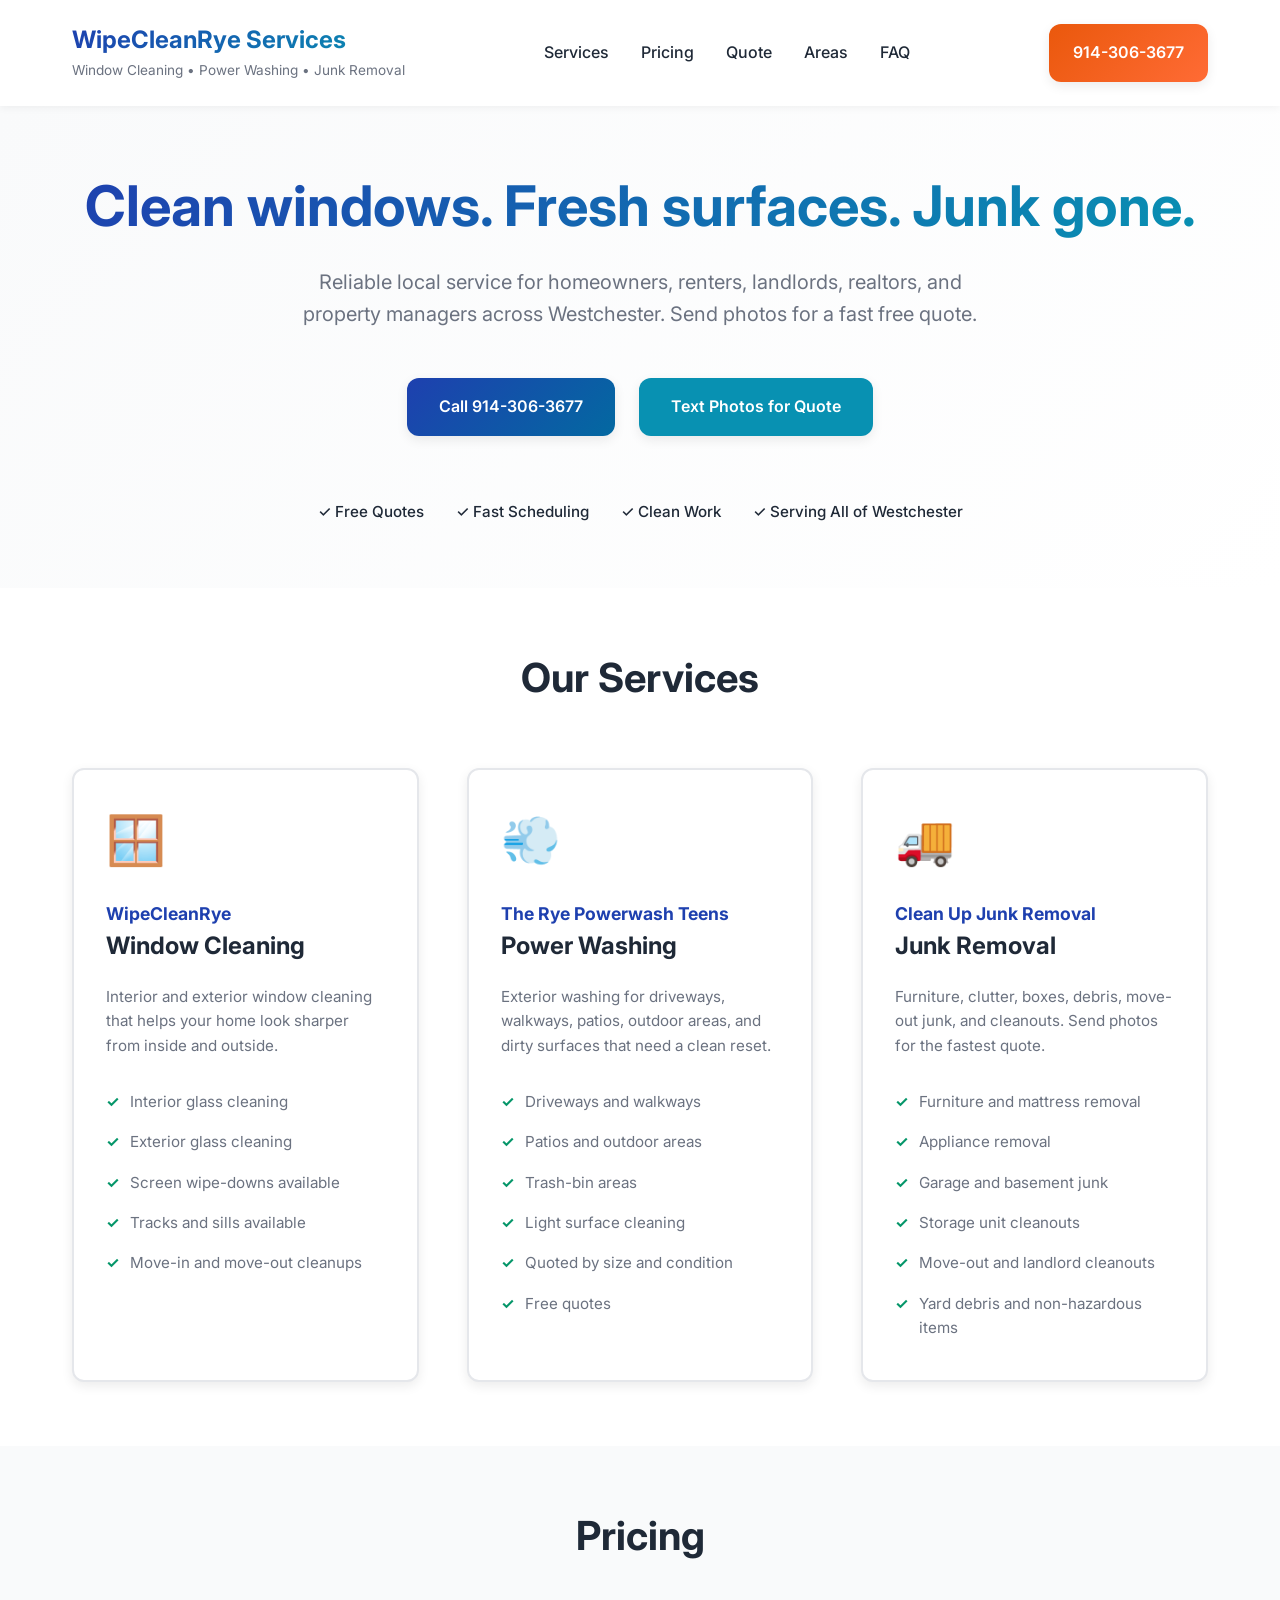
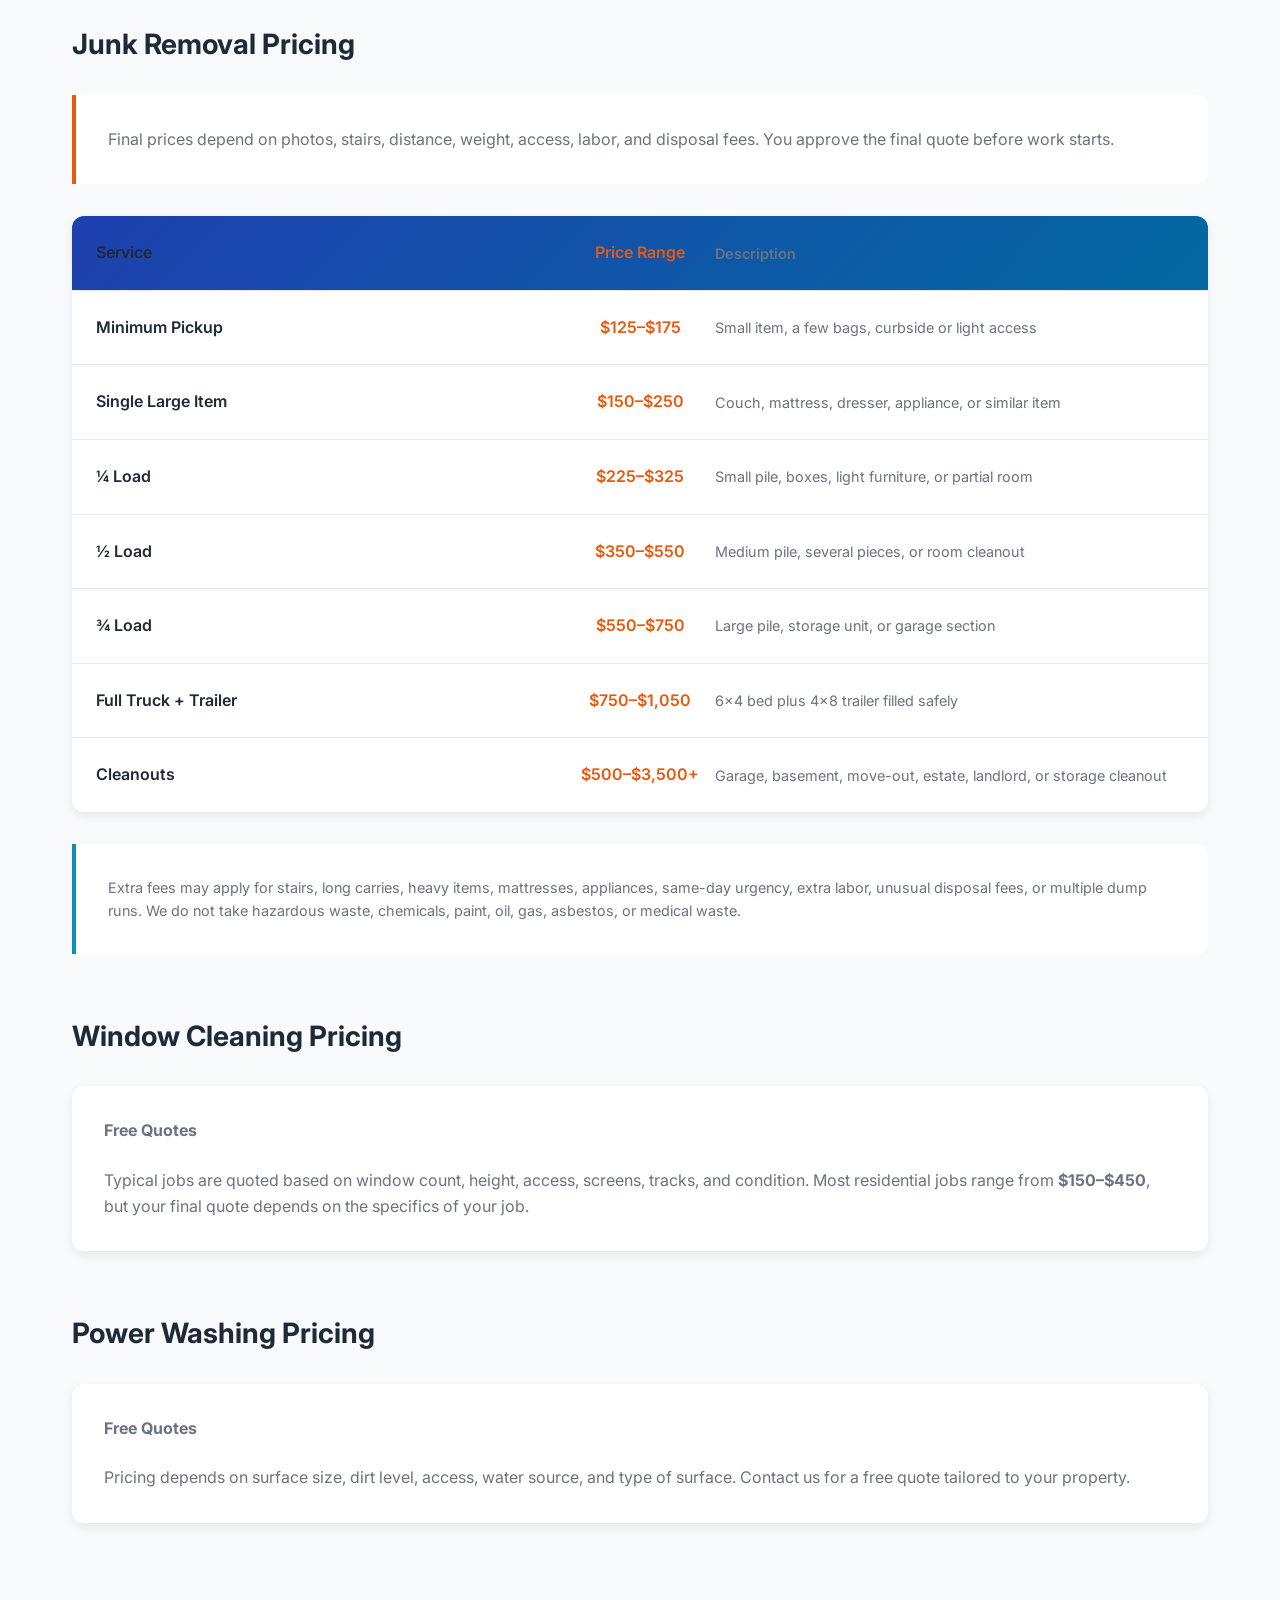
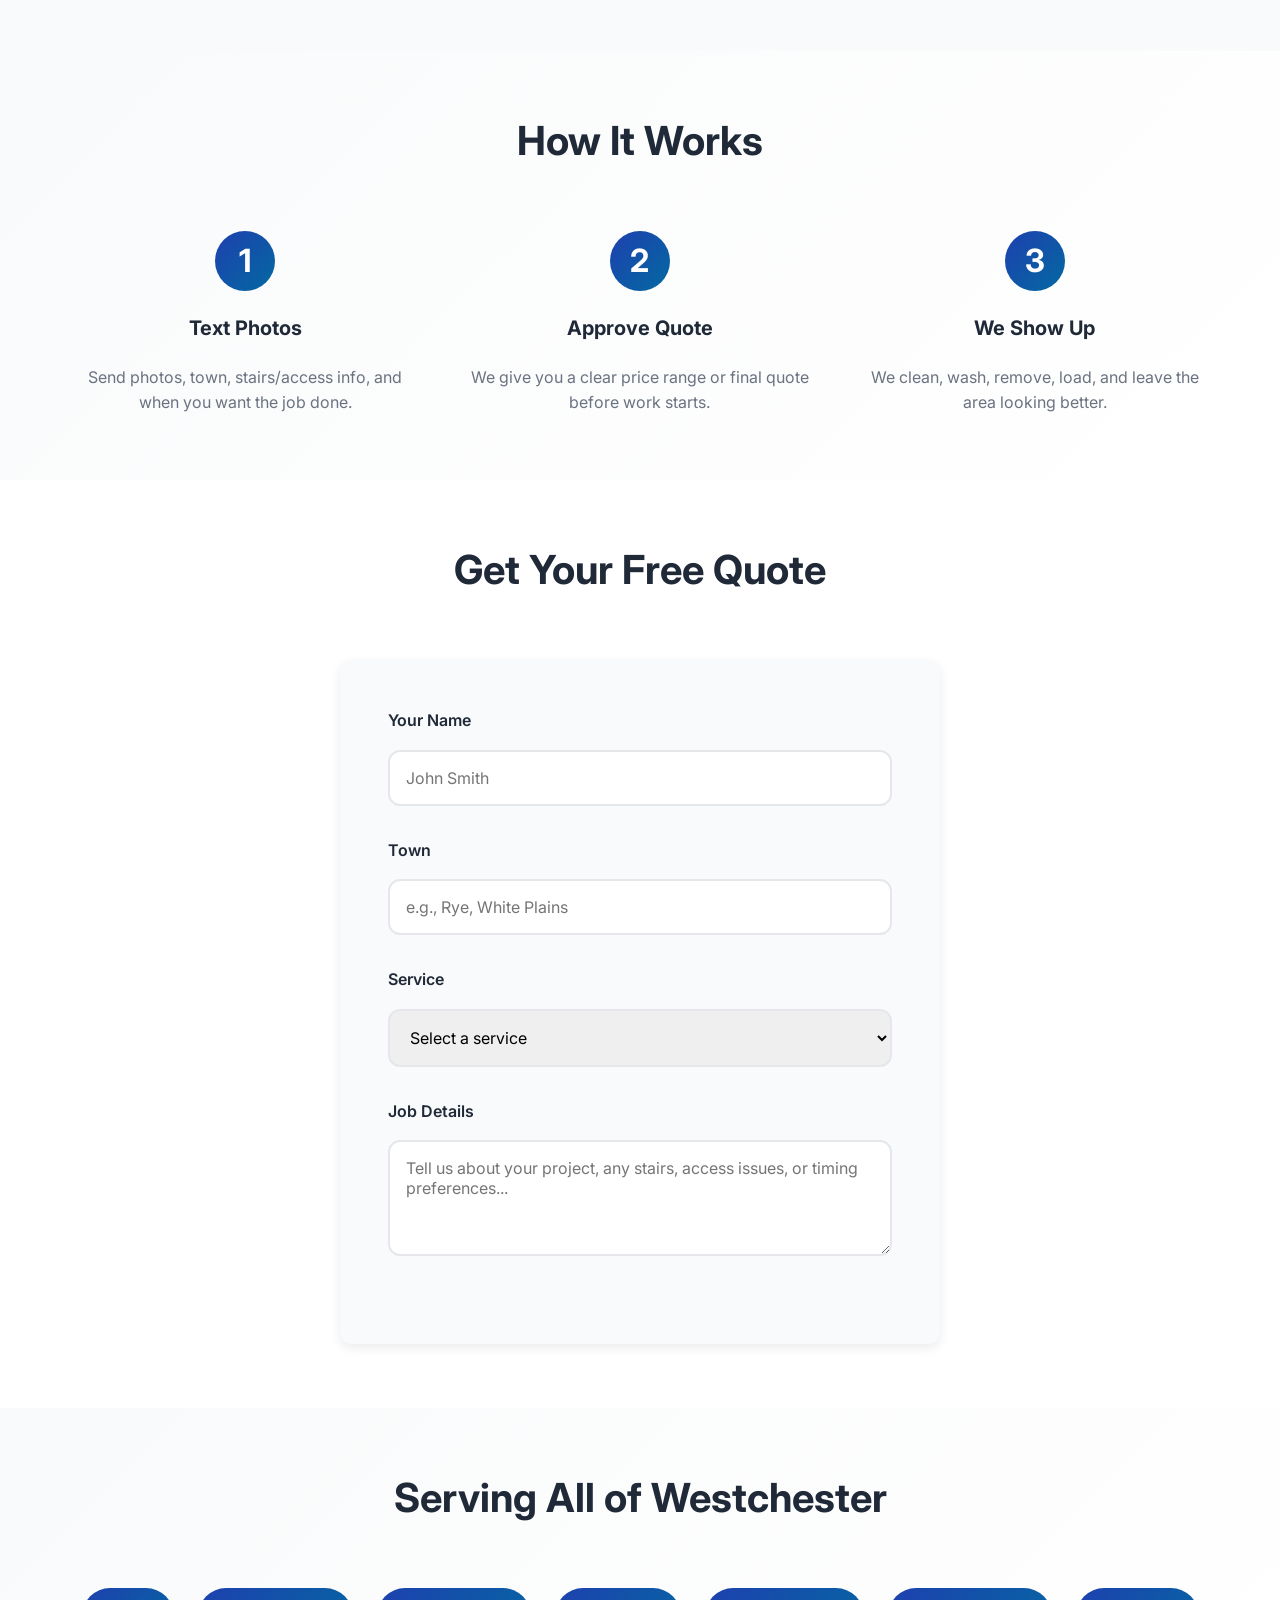
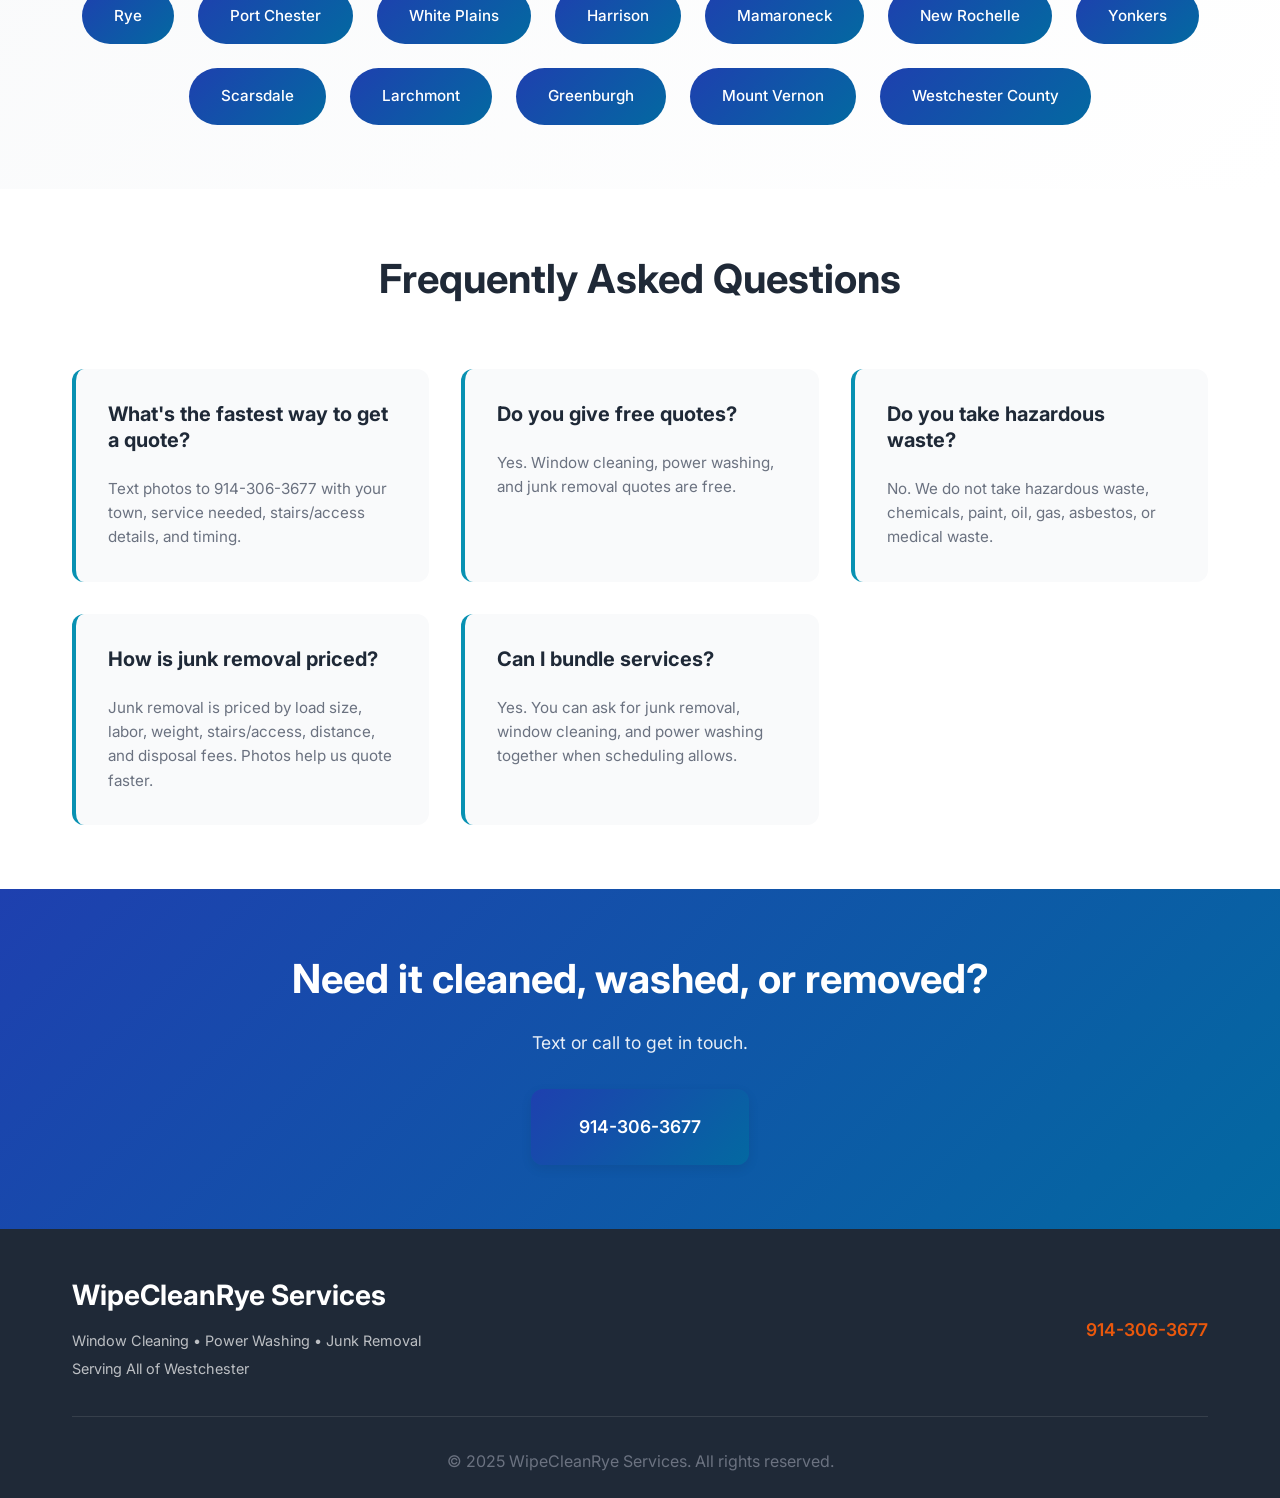
<file: index.html>
<!DOCTYPE html>
<html lang="en">
<head>
    <meta charset="UTF-8">
    <meta name="viewport" content="width=device-width, initial-scale=1.0">
    <title>WipeCleanRye Services - Window Cleaning, Power Washing, Junk Removal</title>
    <link href="https://fonts.googleapis.com/css2?family=Inter:wght@400;500;600;700&display=swap" rel="stylesheet">
    <link rel="stylesheet" href="style.css">
</head>
<body>
    <!-- Header -->
    <header class="header">
        <div class="container">
            <div class="header-content">
                <div class="logo">
                    <h1>WipeCleanRye Services</h1>
                    <p class="tagline">Window Cleaning • Power Washing • Junk Removal</p>
                </div>
                <nav class="nav">
                    <a href="#services">Services</a>
                    <a href="#pricing">Pricing</a>
                    <a href="#quote">Quote</a>
                    <a href="#areas">Areas</a>
                    <a href="#faq">FAQ</a>
                </nav>
                <a href="tel:914-306-3677" class="phone-button">914-306-3677</a>
            </div>
        </div>
    </header>

    <!-- Hero Section -->
    <section class="hero">
        <div class="container">
            <h2 class="hero-headline">Clean windows. Fresh surfaces. Junk gone.</h2>
            <p class="hero-subheadline">Reliable local service for homeowners, renters, landlords, realtors, and property managers across Westchester. Send photos for a fast free quote.</p>
            
            <div class="hero-buttons">
                <a href="tel:914-306-3677" class="btn btn-primary">Call 914-306-3677</a>
                <a href="#quote" class="btn btn-secondary">Text Photos for Quote</a>
            </div>

            <div class="trust-line">
                <span>✓ Free Quotes</span>
                <span>✓ Fast Scheduling</span>
                <span>✓ Clean Work</span>
                <span>✓ Serving All of Westchester</span>
            </div>
        </div>
    </section>

    <!-- Services Section -->
    <section id="services" class="services">
        <div class="container">
            <h2 class="section-title">Our Services</h2>
            <div class="services-grid">
                <!-- Service 1: Window Cleaning -->
                <div class="service-card">
                    <div class="service-icon">🪟</div>
                    <h3>WipeCleanRye</h3>
                    <h4>Window Cleaning</h4>
                    <p>Interior and exterior window cleaning that helps your home look sharper from inside and outside.</p>
                    <ul class="service-bullets">
                        <li>Interior glass cleaning</li>
                        <li>Exterior glass cleaning</li>
                        <li>Screen wipe-downs available</li>
                        <li>Tracks and sills available</li>
                        <li>Move-in and move-out cleanups</li>
                    </ul>
                </div>

                <!-- Service 2: Power Washing -->
                <div class="service-card">
                    <div class="service-icon">💨</div>
                    <h3>The Rye Powerwash Teens</h3>
                    <h4>Power Washing</h4>
                    <p>Exterior washing for driveways, walkways, patios, outdoor areas, and dirty surfaces that need a clean reset.</p>
                    <ul class="service-bullets">
                        <li>Driveways and walkways</li>
                        <li>Patios and outdoor areas</li>
                        <li>Trash-bin areas</li>
                        <li>Light surface cleaning</li>
                        <li>Quoted by size and condition</li>
                        <li>Free quotes</li>
                    </ul>
                </div>

                <!-- Service 3: Junk Removal -->
                <div class="service-card">
                    <div class="service-icon">🚚</div>
                    <h3>Clean Up Junk Removal</h3>
                    <h4>Junk Removal</h4>
                    <p>Furniture, clutter, boxes, debris, move-out junk, and cleanouts. Send photos for the fastest quote.</p>
                    <ul class="service-bullets">
                        <li>Furniture and mattress removal</li>
                        <li>Appliance removal</li>
                        <li>Garage and basement junk</li>
                        <li>Storage unit cleanouts</li>
                        <li>Move-out and landlord cleanouts</li>
                        <li>Yard debris and non-hazardous items</li>
                    </ul>
                </div>
            </div>
        </div>
    </section>

    <!-- Pricing Section -->
    <section id="pricing" class="pricing">
        <div class="container">
            <h2 class="section-title">Pricing</h2>

            <!-- Junk Removal Pricing -->
            <div class="pricing-subsection">
                <h3>Junk Removal Pricing</h3>
                <p class="pricing-note">Final prices depend on photos, stairs, distance, weight, access, labor, and disposal fees. You approve the final quote before work starts.</p>
                
                <div class="pricing-table">
                    <div class="pricing-row pricing-header">
                        <div class="pricing-service">Service</div>
                        <div class="pricing-range">Price Range</div>
                        <div class="pricing-description">Description</div>
                    </div>
                    <div class="pricing-row">
                        <div class="pricing-service">Minimum Pickup</div>
                        <div class="pricing-range">$125–$175</div>
                        <div class="pricing-description">Small item, a few bags, curbside or light access</div>
                    </div>
                    <div class="pricing-row">
                        <div class="pricing-service">Single Large Item</div>
                        <div class="pricing-range">$150–$250</div>
                        <div class="pricing-description">Couch, mattress, dresser, appliance, or similar item</div>
                    </div>
                    <div class="pricing-row">
                        <div class="pricing-service">¼ Load</div>
                        <div class="pricing-range">$225–$325</div>
                        <div class="pricing-description">Small pile, boxes, light furniture, or partial room</div>
                    </div>
                    <div class="pricing-row">
                        <div class="pricing-service">½ Load</div>
                        <div class="pricing-range">$350–$550</div>
                        <div class="pricing-description">Medium pile, several pieces, or room cleanout</div>
                    </div>
                    <div class="pricing-row">
                        <div class="pricing-service">¾ Load</div>
                        <div class="pricing-range">$550–$750</div>
                        <div class="pricing-description">Large pile, storage unit, or garage section</div>
                    </div>
                    <div class="pricing-row">
                        <div class="pricing-service">Full Truck + Trailer</div>
                        <div class="pricing-range">$750–$1,050</div>
                        <div class="pricing-description">6×4 bed plus 4×8 trailer filled safely</div>
                    </div>
                    <div class="pricing-row">
                        <div class="pricing-service">Cleanouts</div>
                        <div class="pricing-range">$500–$3,500+</div>
                        <div class="pricing-description">Garage, basement, move-out, estate, landlord, or storage cleanout</div>
                    </div>
                </div>

                <p class="pricing-fine-print">Extra fees may apply for stairs, long carries, heavy items, mattresses, appliances, same-day urgency, extra labor, unusual disposal fees, or multiple dump runs. We do not take hazardous waste, chemicals, paint, oil, gas, asbestos, or medical waste.</p>
            </div>

            <!-- Window Cleaning Pricing -->
            <div class="pricing-subsection">
                <h3>Window Cleaning Pricing</h3>
                <div class="pricing-info-box">
                    <p><strong>Free Quotes</strong></p>
                    <p>Typical jobs are quoted based on window count, height, access, screens, tracks, and condition. Most residential jobs range from <strong>$150–$450</strong>, but your final quote depends on the specifics of your job.</p>
                </div>
            </div>

            <!-- Power Washing Pricing -->
            <div class="pricing-subsection">
                <h3>Power Washing Pricing</h3>
                <div class="pricing-info-box">
                    <p><strong>Free Quotes</strong></p>
                    <p>Pricing depends on surface size, dirt level, access, water source, and type of surface. Contact us for a free quote tailored to your property.</p>
                </div>
            </div>
        </div>
    </section>

    <!-- How It Works Section -->
    <section class="how-it-works">
        <div class="container">
            <h2 class="section-title">How It Works</h2>
            <div class="steps-grid">
                <div class="step">
                    <div class="step-number">1</div>
                    <h4>Text Photos</h4>
                    <p>Send photos, town, stairs/access info, and when you want the job done.</p>
                </div>
                <div class="step">
                    <div class="step-number">2</div>
                    <h4>Approve Quote</h4>
                    <p>We give you a clear price range or final quote before work starts.</p>
                </div>
                <div class="step">
                    <div class="step-number">3</div>
                    <h4>We Show Up</h4>
                    <p>We clean, wash, remove, load, and leave the area looking better.</p>
                </div>
            </div>
        </div>
    </section>

    <!-- Quote Form Section -->
    <section id="quote" class="quote-section">
        <div class="container">
            <h2 class="section-title">Get Your Free Quote</h2>
            <div class="quote-form-wrapper">
                <form id="quoteForm" class="quote-form">
                    <div class="form-group">
                        <label for="name">Your Name</label>
                        <input type="text" id="name" name="name" required placeholder="John Smith">
                    </div>

                    <div class="form-group">
                        <label for="town">Town</label>
                        <input type="text" id="town" name="town" required placeholder="e.g., Rye, White Plains">
                    </div>

                    <div class="form-group">
                        <label for="service">Service</label>
                        <select id="service" name="service" required>
                            <option value="">Select a service</option>
                            <option value="Junk Removal">Junk Removal</option>
                            <option value="Window Cleaning">Window Cleaning</option>
                            <option value="Power Washing">Power Washing</option>
                            <option value="Multiple Services">Multiple Services</option>
                        </select>
                    </div>

                    <div class="form-group">
                        <label for="details">Job Details</label>
                        <textarea id="details" name="details" rows="4" placeholder="Tell us about your project, any stairs, access issues, or timing preferences..."></textarea>
                    </div>

                    <div class="message-preview" id="messagePreview" style="display: none;">
                        <p class="preview-title">Your Message:</p>
                        <div class="preview-box">
                            <p id="previewText"></p>
                        </div>
                    </div>

                    <div class="form-buttons">
                        <button type="button" class="btn btn-secondary" id="copyBtn" style="display: none;">Copy Message</button>
                        <a href="sms:9143063677" class="btn btn-primary" id="textBtn" style="display: none;">Text Us</a>
                    </div>
                </form>
            </div>
        </div>
    </section>

    <!-- Areas Section -->
    <section id="areas" class="areas">
        <div class="container">
            <h2 class="section-title">Serving All of Westchester</h2>
            <div class="area-chips">
                <span class="chip">Rye</span>
                <span class="chip">Port Chester</span>
                <span class="chip">White Plains</span>
                <span class="chip">Harrison</span>
                <span class="chip">Mamaroneck</span>
                <span class="chip">New Rochelle</span>
                <span class="chip">Yonkers</span>
                <span class="chip">Scarsdale</span>
                <span class="chip">Larchmont</span>
                <span class="chip">Greenburgh</span>
                <span class="chip">Mount Vernon</span>
                <span class="chip">Westchester County</span>
            </div>
        </div>
    </section>

    <!-- FAQ Section -->
    <section id="faq" class="faq">
        <div class="container">
            <h2 class="section-title">Frequently Asked Questions</h2>
            <div class="faq-grid">
                <div class="faq-item">
                    <h4>What's the fastest way to get a quote?</h4>
                    <p>Text photos to 914-306-3677 with your town, service needed, stairs/access details, and timing.</p>
                </div>
                <div class="faq-item">
                    <h4>Do you give free quotes?</h4>
                    <p>Yes. Window cleaning, power washing, and junk removal quotes are free.</p>
                </div>
                <div class="faq-item">
                    <h4>Do you take hazardous waste?</h4>
                    <p>No. We do not take hazardous waste, chemicals, paint, oil, gas, asbestos, or medical waste.</p>
                </div>
                <div class="faq-item">
                    <h4>How is junk removal priced?</h4>
                    <p>Junk removal is priced by load size, labor, weight, stairs/access, distance, and disposal fees. Photos help us quote faster.</p>
                </div>
                <div class="faq-item">
                    <h4>Can I bundle services?</h4>
                    <p>Yes. You can ask for junk removal, window cleaning, and power washing together when scheduling allows.</p>
                </div>
            </div>
        </div>
    </section>

    <!-- Bottom CTA Section -->
    <section class="bottom-cta">
        <div class="container">
            <h2>Need it cleaned, washed, or removed?</h2>
            <p>Text or call to get in touch.</p>
            <a href="tel:914-306-3677" class="btn btn-primary btn-large">914-306-3677</a>
        </div>
    </section>

    <!-- Footer -->
    <footer class="footer">
        <div class="container">
            <div class="footer-content">
                <div class="footer-brand">
                    <h3>WipeCleanRye Services</h3>
                    <p>Window Cleaning • Power Washing • Junk Removal</p>
                    <p>Serving All of Westchester</p>
                </div>
                <div class="footer-contact">
                    <a href="tel:914-306-3677">914-306-3677</a>
                </div>
            </div>
            <div class="footer-bottom">
                <p>&copy; 2025 WipeCleanRye Services. All rights reserved.</p>
            </div>
        </div>
    </footer>

    <script src="script.js"></script>
</body>
</html>
</file>
<file: style.css>
/* ===== CSS VARIABLES ===== */
:root {
    --primary-color: #1e40af;
    --secondary-color: #0369a1;
    --accent-teal: #0891b2;
    --accent-green: #059669;
    --accent-orange: #ea580c;
    --text-dark: #1f2937;
    --text-light: #6b7280;
    --bg-light: #f9fafb;
    --bg-white: #ffffff;
    --border-color: #e5e7eb;
    --shadow: 0 4px 12px rgba(0, 0, 0, 0.08);
    --shadow-lg: 0 12px 24px rgba(0, 0, 0, 0.12);
    --spacing-xs: 0.5rem;
    --spacing-sm: 1rem;
    --spacing-md: 1.5rem;
    --spacing-lg: 2rem;
    --spacing-xl: 3rem;
    --spacing-2xl: 4rem;
    --border-radius: 12px;
    --transition: all 0.3s ease;
}

/* ===== RESET & BASE STYLES ===== */
* {
    margin: 0;
    padding: 0;
    box-sizing: border-box;
}

html {
    scroll-behavior: smooth;
}

body {
    font-family: 'Inter', -apple-system, BlinkMacSystemFont, 'Segoe UI', sans-serif;
    color: var(--text-dark);
    background-color: var(--bg-white);
    line-height: 1.6;
}

a {
    text-decoration: none;
    color: inherit;
}

button, input, select, textarea {
    font-family: inherit;
}

/* ===== CONTAINER ===== */
.container {
    max-width: 1200px;
    margin: 0 auto;
    padding: 0 var(--spacing-lg);
}

/* ===== TYPOGRAPHY ===== */
h1, h2, h3, h4, h5, h6 {
    font-weight: 700;
    line-height: 1.3;
}

h2 {
    font-size: 2.5rem;
    color: var(--text-dark);
}

h3 {
    font-size: 1.75rem;
    color: var(--text-dark);
}

h4 {
    font-size: 1.25rem;
    color: var(--text-dark);
}

p {
    color: var(--text-light);
    font-size: 1rem;
}

/* ===== BUTTONS ===== */
.btn {
    display: inline-block;
    padding: var(--spacing-sm) var(--spacing-lg);
    border-radius: var(--border-radius);
    font-weight: 600;
    font-size: 1rem;
    transition: var(--transition);
    border: none;
    cursor: pointer;
    text-align: center;
}

.btn-primary {
    background: linear-gradient(135deg, var(--primary-color) 0%, var(--secondary-color) 100%);
    color: white;
    box-shadow: var(--shadow);
}

.btn-primary:hover {
    transform: translateY(-2px);
    box-shadow: var(--shadow-lg);
}

.btn-secondary {
    background-color: var(--accent-teal);
    color: white;
    box-shadow: var(--shadow);
}

.btn-secondary:hover {
    background-color: var(--accent-green);
    transform: translateY(-2px);
    box-shadow: var(--shadow-lg);
}

.btn-large {
    padding: var(--spacing-md) var(--spacing-xl);
    font-size: 1.1rem;
}

/* ===== HEADER ===== */
.header {
    position: sticky;
    top: 0;
    background-color: var(--bg-white);
    box-shadow: 0 2px 8px rgba(0, 0, 0, 0.05);
    z-index: 100;
}

.header-content {
    display: flex;
    align-items: center;
    justify-content: space-between;
    padding: var(--spacing-md) 0;
    gap: var(--spacing-lg);
}

.logo h1 {
    font-size: 1.5rem;
    background: linear-gradient(135deg, var(--primary-color) 0%, var(--accent-teal) 100%);
    -webkit-background-clip: text;
    -webkit-text-fill-color: transparent;
    background-clip: text;
}

.logo .tagline {
    font-size: 0.85rem;
    color: var(--text-light);
    margin-top: 0.25rem;
}

.nav {
    display: flex;
    gap: var(--spacing-lg);
    flex: 1;
    justify-content: center;
}

.nav a {
    font-weight: 500;
    color: var(--text-dark);
    transition: var(--transition);
    position: relative;
}

.nav a:hover {
    color: var(--primary-color);
}

.nav a::after {
    content: '';
    position: absolute;
    bottom: -5px;
    left: 0;
    width: 0;
    height: 2px;
    background-color: var(--primary-color);
    transition: var(--transition);
}

.nav a:hover::after {
    width: 100%;
}

.phone-button {
    background: linear-gradient(135deg, var(--accent-orange) 0%, #ff6b35 100%);
    color: white;
    padding: var(--spacing-sm) var(--spacing-md);
    border-radius: var(--border-radius);
    font-weight: 600;
    box-shadow: var(--shadow);
    transition: var(--transition);
}

.phone-button:hover {
    transform: translateY(-2px);
    box-shadow: var(--shadow-lg);
}

/* ===== HERO SECTION ===== */
.hero {
    background: linear-gradient(135deg, var(--bg-light) 0%, white 100%);
    padding: var(--spacing-2xl) 0;
    text-align: center;
}

.hero-headline {
    font-size: 3.5rem;
    margin-bottom: var(--spacing-md);
    background: linear-gradient(135deg, var(--primary-color) 0%, var(--accent-teal) 100%);
    -webkit-background-clip: text;
    -webkit-text-fill-color: transparent;
    background-clip: text;
}

.hero-subheadline {
    font-size: 1.25rem;
    color: var(--text-light);
    margin-bottom: var(--spacing-xl);
    max-width: 700px;
    margin-left: auto;
    margin-right: auto;
}

.hero-buttons {
    display: flex;
    gap: var(--spacing-md);
    justify-content: center;
    margin-bottom: var(--spacing-2xl);
    flex-wrap: wrap;
}

.trust-line {
    display: flex;
    justify-content: center;
    gap: var(--spacing-lg);
    flex-wrap: wrap;
    font-size: 0.95rem;
    font-weight: 500;
}

.trust-line span {
    color: var(--text-dark);
}

.trust-line span::before {
    margin-right: 0.5rem;
}

/* ===== SECTION TITLE ===== */
.section-title {
    text-align: center;
    margin-bottom: var(--spacing-2xl);
    font-size: 2.5rem;
}

/* ===== SERVICES SECTION ===== */
.services {
    padding: var(--spacing-2xl) 0;
    background-color: var(--bg-white);
}

.services-grid {
    display: grid;
    grid-template-columns: repeat(auto-fit, minmax(320px, 1fr));
    gap: var(--spacing-xl);
}

.service-card {
    background-color: var(--bg-white);
    border: 2px solid var(--border-color);
    border-radius: var(--border-radius);
    padding: var(--spacing-lg);
    box-shadow: var(--shadow);
    transition: var(--transition);
}

.service-card:hover {
    border-color: var(--primary-color);
    box-shadow: var(--shadow-lg);
    transform: translateY(-4px);
}

.service-icon {
    font-size: 3rem;
    margin-bottom: var(--spacing-md);
}

.service-card h3 {
    color: var(--primary-color);
    font-size: 1.1rem;
    margin-bottom: 0.25rem;
}

.service-card h4 {
    font-size: 1.5rem;
    margin-bottom: var(--spacing-md);
}

.service-card > p {
    margin-bottom: var(--spacing-md);
    font-size: 0.95rem;
}

.service-bullets {
    list-style: none;
}

.service-bullets li {
    padding: 0.5rem 0;
    color: var(--text-light);
    padding-left: 1.5rem;
    position: relative;
    font-size: 0.95rem;
}

.service-bullets li::before {
    content: '✓';
    position: absolute;
    left: 0;
    color: var(--accent-green);
    font-weight: 700;
}

/* ===== PRICING SECTION ===== */
.pricing {
    padding: var(--spacing-2xl) 0;
    background-color: var(--bg-light);
}

.pricing-subsection {
    margin-bottom: var(--spacing-2xl);
}

.pricing-subsection h3 {
    margin-bottom: var(--spacing-lg);
}

.pricing-note {
    background-color: var(--bg-white);
    padding: var(--spacing-lg);
    border-left: 4px solid var(--accent-orange);
    margin-bottom: var(--spacing-lg);
    border-radius: 0 var(--border-radius) var(--border-radius) 0;
}

.pricing-table {
    background-color: var(--bg-white);
    border-radius: var(--border-radius);
    overflow: hidden;
    box-shadow: var(--shadow);
}

.pricing-row {
    display: grid;
    grid-template-columns: 1fr 150px 1fr;
    border-bottom: 1px solid var(--border-color);
    padding: var(--spacing-md);
    align-items: center;
}

.pricing-row:last-child {
    border-bottom: none;
}

.pricing-header {
    background: linear-gradient(135deg, var(--primary-color) 0%, var(--secondary-color) 100%);
    color: white;
    font-weight: 600;
}

.pricing-service {
    font-weight: 600;
    color: var(--text-dark);
}

.pricing-range {
    text-align: center;
    color: var(--accent-orange);
    font-weight: 600;
}

.pricing-description {
    color: var(--text-light);
    font-size: 0.9rem;
}

.pricing-fine-print {
    background-color: var(--bg-white);
    padding: var(--spacing-lg);
    border-left: 4px solid var(--accent-teal);
    margin-top: var(--spacing-lg);
    border-radius: 0 var(--border-radius) var(--border-radius) 0;
    font-size: 0.9rem;
    color: var(--text-light);
}

.pricing-info-box {
    background-color: var(--bg-white);
    padding: var(--spacing-lg);
    border-radius: var(--border-radius);
    box-shadow: var(--shadow);
}

.pricing-info-box p {
    margin-bottom: var(--spacing-md);
}

.pricing-info-box p:last-child {
    margin-bottom: 0;
}

/* ===== HOW IT WORKS SECTION ===== */
.how-it-works {
    padding: var(--spacing-2xl) 0;
    background: linear-gradient(135deg, var(--bg-light) 0%, white 100%);
}

.steps-grid {
    display: grid;
    grid-template-columns: repeat(auto-fit, minmax(280px, 1fr));
    gap: var(--spacing-xl);
}

.step {
    text-align: center;
    position: relative;
}

.step-number {
    display: flex;
    align-items: center;
    justify-content: center;
    width: 60px;
    height: 60px;
    margin: 0 auto var(--spacing-md);
    background: linear-gradient(135deg, var(--primary-color) 0%, var(--secondary-color) 100%);
    color: white;
    border-radius: 50%;
    font-size: 2rem;
    font-weight: 700;
}

.step h4 {
    margin-bottom: var(--spacing-md);
}

.step p {
    max-width: 100%;
}

/* ===== QUOTE SECTION ===== */
.quote-section {
    padding: var(--spacing-2xl) 0;
    background-color: var(--bg-white);
}

.quote-form-wrapper {
    max-width: 600px;
    margin: 0 auto;
}

.quote-form {
    background-color: var(--bg-light);
    padding: var(--spacing-xl);
    border-radius: var(--border-radius);
    box-shadow: var(--shadow);
}

.form-group {
    margin-bottom: var(--spacing-lg);
}

.form-group label {
    display: block;
    margin-bottom: var(--spacing-sm);
    font-weight: 600;
    color: var(--text-dark);
}

.form-group input,
.form-group select,
.form-group textarea {
    width: 100%;
    padding: var(--spacing-sm);
    border: 2px solid var(--border-color);
    border-radius: var(--border-radius);
    font-size: 1rem;
    transition: var(--transition);
}

.form-group input:focus,
.form-group select:focus,
.form-group textarea:focus {
    outline: none;
    border-color: var(--primary-color);
    box-shadow: 0 0 0 3px rgba(30, 64, 175, 0.1);
}

.message-preview {
    background-color: white;
    padding: var(--spacing-lg);
    border-radius: var(--border-radius);
    margin-bottom: var(--spacing-lg);
    border-left: 4px solid var(--accent-teal);
}

.preview-title {
    font-weight: 600;
    margin-bottom: var(--spacing-md);
    color: var(--text-dark);
}

.preview-box {
    background-color: var(--bg-light);
    padding: var(--spacing-md);
    border-radius: 8px;
    font-size: 0.95rem;
    line-height: 1.6;
    color: var(--text-dark);
}

.form-buttons {
    display: flex;
    gap: var(--spacing-md);
    flex-wrap: wrap;
}

.form-buttons .btn {
    flex: 1;
    min-width: 150px;
}

/* ===== AREAS SECTION ===== */
.areas {
    padding: var(--spacing-2xl) 0;
    background: linear-gradient(135deg, var(--bg-light) 0%, white 100%);
}

.area-chips {
    display: flex;
    flex-wrap: wrap;
    gap: var(--spacing-md);
    justify-content: center;
}

.chip {
    background: linear-gradient(135deg, var(--primary-color) 0%, var(--secondary-color) 100%);
    color: white;
    padding: var(--spacing-sm) var(--spacing-lg);
    border-radius: 50px;
    font-weight: 500;
    font-size: 0.95rem;
    transition: var(--transition);
    cursor: default;
}

.chip:hover {
    transform: scale(1.05);
    box-shadow: var(--shadow);
}

/* ===== FAQ SECTION ===== */
.faq {
    padding: var(--spacing-2xl) 0;
    background-color: var(--bg-white);
}

.faq-grid {
    display: grid;
    grid-template-columns: repeat(auto-fit, minmax(300px, 1fr));
    gap: var(--spacing-lg);
}

.faq-item {
    background-color: var(--bg-light);
    padding: var(--spacing-lg);
    border-radius: var(--border-radius);
    border-left: 4px solid var(--accent-teal);
    transition: var(--transition);
}

.faq-item:hover {
    box-shadow: var(--shadow);
    transform: translateX(4px);
}

.faq-item h4 {
    margin-bottom: var(--spacing-md);
    color: var(--text-dark);
}

.faq-item p {
    font-size: 0.95rem;
}

/* ===== BOTTOM CTA SECTION ===== */
.bottom-cta {
    padding: var(--spacing-2xl) 0;
    background: linear-gradient(135deg, var(--primary-color) 0%, var(--secondary-color) 100%);
    text-align: center;
    color: white;
}

.bottom-cta h2 {
    color: white;
    margin-bottom: var(--spacing-md);
}

.bottom-cta p {
    color: rgba(255, 255, 255, 0.9);
    margin-bottom: var(--spacing-lg);
    font-size: 1.1rem;
}

/* ===== FOOTER ===== */
.footer {
    background-color: var(--text-dark);
    color: white;
    padding: var(--spacing-xl) 0 var(--spacing-md);
}

.footer-content {
    display: flex;
    justify-content: space-between;
    align-items: center;
    padding-bottom: var(--spacing-lg);
    border-bottom: 1px solid rgba(255, 255, 255, 0.1);
    gap: var(--spacing-lg);
    flex-wrap: wrap;
}

.footer-brand h3 {
    color: white;
    margin-bottom: var(--spacing-sm);
}

.footer-brand p {
    color: rgba(255, 255, 255, 0.7);
    font-size: 0.9rem;
    margin-bottom: 0.25rem;
}

.footer-contact a {
    color: var(--accent-orange);
    font-weight: 600;
    font-size: 1.1rem;
    transition: var(--transition);
}

.footer-contact a:hover {
    color: white;
}

.footer-bottom {
    text-align: center;
    padding-top: var(--spacing-lg);
    color: rgba(255, 255, 255, 0.6);
    font-size: 0.85rem;
}

/* ===== RESPONSIVE DESIGN ===== */
@media (max-width: 768px) {
    .container {
        padding: 0 var(--spacing-md);
    }

    .header-content {
        flex-wrap: wrap;
        padding: var(--spacing-md) 0;
        gap: var(--spacing-md);
    }

    .logo {
        width: 100%;
    }

    .logo h1 {
        font-size: 1.25rem;
    }

    .nav {
        order: 3;
        width: 100%;
        flex-wrap: wrap;
        gap: var(--spacing-md);
        justify-content: flex-start;
    }

    .phone-button {
        order: 2;
        white-space: nowrap;
    }

    .hero-headline {
        font-size: 2.25rem;
    }

    .hero-subheadline {
        font-size: 1rem;
    }

    .hero-buttons {
        flex-direction: column;
    }

    .hero-buttons .btn {
        width: 100%;
    }

    .trust-line {
        gap: var(--spacing-md);
    }

    .section-title {
        font-size: 2rem;
    }

    h2 {
        font-size: 2rem;
    }

    .pricing-row {
        grid-template-columns: 1fr;
        gap: var(--spacing-md);
        text-align: left;
    }

    .pricing-range {
        text-align: left;
    }

    .footer-content {
        justify-content: center;
    }

    .area-chips {
        gap: var(--spacing-sm);
    }

    .chip {
        padding: var(--spacing-xs) var(--spacing-md);
        font-size: 0.9rem;
    }

    .form-buttons {
        flex-direction: column;
    }

    .form-buttons .btn {
        width: 100%;
    }
}

@media (max-width: 480px) {
    :root {
        --spacing-xl: 2rem;
        --spacing-2xl: 2.5rem;
    }

    .container {
        padding: 0 var(--spacing-sm);
    }

    .hero {
        padding: var(--spacing-xl) 0;
    }

    .hero-headline {
        font-size: 1.75rem;
        margin-bottom: var(--spacing-md);
    }

    .hero-subheadline {
        font-size: 0.95rem;
        margin-bottom: var(--spacing-lg);
    }

    .section-title {
        font-size: 1.5rem;
        margin-bottom: var(--spacing-lg);
    }

    h2 {
        font-size: 1.5rem;
    }

    h3 {
        font-size: 1.25rem;
    }

    .services-grid,
    .steps-grid,
    .faq-grid {
        gap: var(--spacing-md);
    }

    .service-card {
        padding: var(--spacing-md);
    }

    .service-icon {
        font-size: 2rem;
    }

    .quote-form {
        padding: var(--spacing-lg);
    }

    .nav {
        display: none;
    }

    .header-content {
        justify-content: space-between;
    }

    .phone-button {
        padding: 0.5rem var(--spacing-md);
        font-size: 0.9rem;
        white-space: nowrap;
    }

    .pricing-table {
        font-size: 0.85rem;
    }

    .pricing-row {
        padding: var(--spacing-md);
    }
}
</file>
